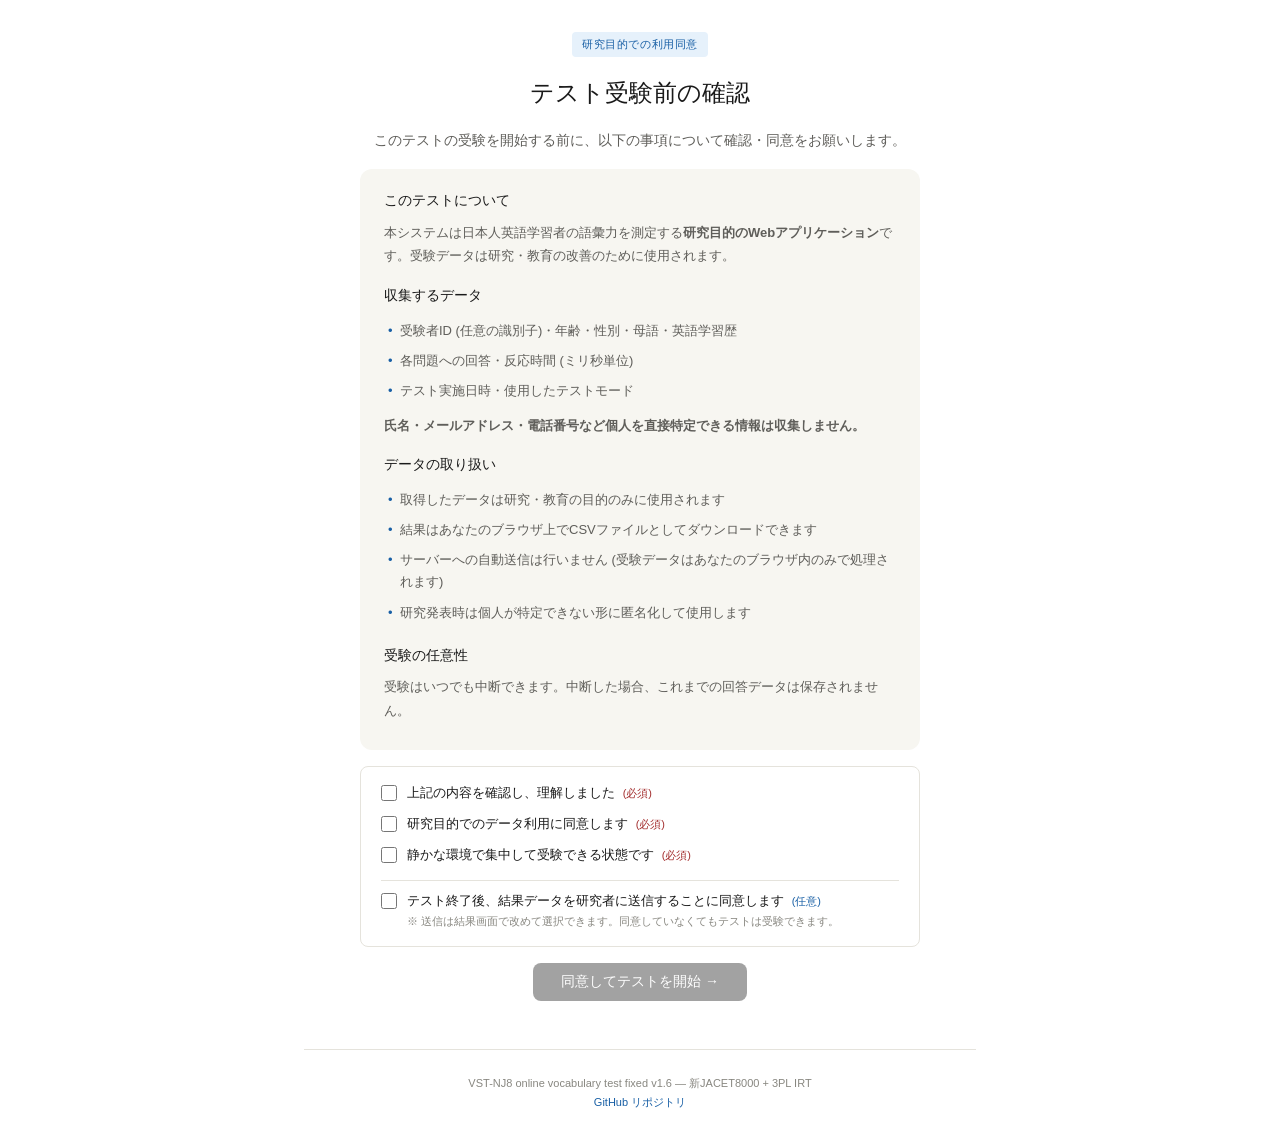
<file: index.html>
<!DOCTYPE html>
<html lang="ja">
<head>
<meta charset="UTF-8">
<meta name="viewport" content="width=device-width, initial-scale=1.0">
<title>VST-NJ8 online vocabulary test fixed</title>
<link rel="stylesheet" href="./src/css/main.css">
</head>
<body>

<div class="container">

<section id="s-consent" class="screen active">
  <span class="title-badge">研究目的での利用同意</span>
  <h1>テスト受験前の確認</h1>
  <p class="sub">このテストの受験を開始する前に、以下の事項について確認・同意をお願いします。</p>

  <div class="instruction-card">
    <h3 class="inst-section-title">このテストについて</h3>
    <p class="inst-text">本システムは日本人英語学習者の語彙力を測定する<b>研究目的のWebアプリケーション</b>です。受験データは研究・教育の改善のために使用されます。</p>

    <h3 class="inst-section-title">収集するデータ</h3>
    <ul class="inst-list">
      <li>受験者ID (任意の識別子)・年齢・性別・母語・英語学習歴</li>
      <li>各問題への回答・反応時間 (ミリ秒単位)</li>
      <li>テスト実施日時・使用したテストモード</li>
    </ul>
    <p class="inst-text" style="margin-top:8px"><b>氏名・メールアドレス・電話番号など個人を直接特定できる情報は収集しません。</b></p>

    <h3 class="inst-section-title">データの取り扱い</h3>
    <ul class="inst-list">
      <li>取得したデータは研究・教育の目的のみに使用されます</li>
      <li>結果はあなたのブラウザ上でCSVファイルとしてダウンロードできます</li>
      <li>サーバーへの自動送信は行いません (受験データはあなたのブラウザ内のみで処理されます)</li>
      <li>研究発表時は個人が特定できない形に匿名化して使用します</li>
    </ul>

    <h3 class="inst-section-title">受験の任意性</h3>
    <p class="inst-text">受験はいつでも中断できます。中断した場合、これまでの回答データは保存されません。</p>
  </div>

  <div class="consent-checks">
    <label class="consent-row required">
      <input type="checkbox" id="consent-1" onchange="checkConsentForm()">
      <span>上記の内容を確認し、理解しました <em>(必須)</em></span>
    </label>
    <label class="consent-row required">
      <input type="checkbox" id="consent-2" onchange="checkConsentForm()">
      <span>研究目的でのデータ利用に同意します <em>(必須)</em></span>
    </label>
    <label class="consent-row required">
      <input type="checkbox" id="consent-3" onchange="checkConsentForm()">
      <span>静かな環境で集中して受験できる状態です <em>(必須)</em></span>
    </label>
    <label class="consent-row optional">
      <input type="checkbox" id="consent-share">
      <span>テスト終了後、結果データを研究者に送信することに同意します <em>(任意)</em><br><span class="consent-detail">※ 送信は結果画面で改めて選択できます。同意していなくてもテストは受験できます。</span></span>
    </label>
  </div>

  <button class="btn" id="consent-btn" onclick="submitConsent()" disabled>同意してテストを開始 →</button>
</section>

<section id="s-info" class="screen">
  <span class="title-badge">受験者情報</span>
  <h2>基本情報を入力してください</h2>
  <p class="sub">必須項目を入力してください。任意項目は研究にご協力いただける方のみご記入ください。</p>

  <div class="info-section">
    <h3 class="info-section-title">基本情報 <span class="req-label">必須</span></h3>
    <div class="form-grid">
      <div class="form-row full">
        <label class="form-label" for="f-id">受験者ID <span class="req">*</span></label>
        <input type="text" id="f-id" placeholder="例: P001" oninput="checkInfoForm()">
        <div id="id-warning" style="display:none; font-size:11px; color:var(--color-danger); padding:6px 8px; background:var(--color-danger-bg); border-radius:6px; margin-top:4px"></div>
      </div>
      <div class="form-row">
        <label class="form-label" for="f-age">年齢</label>
        <input type="text" id="f-age" placeholder="例: 20">
      </div>
      <div class="form-row">
        <label class="form-label" for="f-gender">性別</label>
        <select id="f-gender">
          <option value="">選択してください</option>
          <option value="female">女性</option>
          <option value="male">男性</option>
          <option value="other">その他</option>
          <option value="na">回答しない</option>
        </select>
      </div>
      <div class="form-row">
        <label class="form-label" for="f-l1">母語</label>
        <select id="f-l1">
          <option value="japanese">日本語</option>
          <option value="chinese">中国語</option>
          <option value="korean">韓国語</option>
          <option value="other">その他</option>
        </select>
      </div>
      <div class="form-row">
        <label class="form-label" for="f-years">英語学習歴 (年)</label>
        <input type="text" id="f-years" placeholder="例: 10">
      </div>
    </div>
  </div>

  <div class="info-section">
    <h3 class="info-section-title clickable" onclick="toggleSection('info-section-2')">
      <span id="info-section-2-arrow">▶</span> 学習・研究文脈情報 <span class="opt-label">任意</span>
    </h3>
    <div class="form-grid" id="info-section-2" style="display:none">
      <div class="form-row">
        <label class="form-label" for="f-institution">所属機関区分</label>
        <select id="f-institution">
          <option value="">選択してください</option>
          <option value="national_teacher">国立教員養成大学</option>
          <option value="national_general">国立総合大学</option>
          <option value="public">公立大学</option>
          <option value="private">私立大学</option>
          <option value="graduate">大学院</option>
          <option value="high_school">高校</option>
          <option value="junior_high">中学校</option>
          <option value="other">その他</option>
        </select>
      </div>
      <div class="form-row">
        <label class="form-label" for="f-major">専攻</label>
        <select id="f-major">
          <option value="">選択してください</option>
          <option value="english">英語教育</option>
          <option value="japanese">日本語・国語教育</option>
          <option value="science">科学・理科</option>
          <option value="social_studies">社会科</option>
          <option value="math">数学</option>
          <option value="special_needs">特別支援教育</option>
          <option value="school_nursing">養護教諭</option>
          <option value="home_economics">家庭科</option>
          <option value="school_education">学校教育</option>
          <option value="other">その他</option>
        </select>
      </div>
      <div class="form-row">
        <label class="form-label" for="f-grade">学年</label>
        <select id="f-grade">
          <option value="">選択してください</option>
          <option value="undergrad_1">学部1年</option>
          <option value="undergrad_2">学部2年</option>
          <option value="undergrad_3">学部3年</option>
          <option value="undergrad_4">学部4年</option>
          <option value="master">修士課程</option>
          <option value="doctor">博士課程</option>
          <option value="high_1">高校1年</option>
          <option value="high_2">高校2年</option>
          <option value="high_3">高校3年</option>
          <option value="other">その他</option>
        </select>
      </div>
      <div class="form-row">
        <label class="form-label" for="f-english-start">英語学習開始年齢</label>
        <input type="text" id="f-english-start" placeholder="例: 7">
      </div>
      <div class="form-row full">
        <label class="form-label" for="f-overseas">海外滞在経験 (英語圏)</label>
        <select id="f-overseas">
          <option value="">選択してください</option>
          <option value="none">なし</option>
          <option value="under_1month">1ヶ月未満</option>
          <option value="1_6months">1〜6ヶ月</option>
          <option value="6months_1year">6ヶ月〜1年</option>
          <option value="over_1year">1年以上</option>
        </select>
      </div>
      <div class="form-row">
        <label class="form-label" for="f-cert-type">最近取得した英語資格</label>
        <select id="f-cert-type">
          <option value="">選択してください</option>
          <option value="none">なし</option>
          <option value="eiken">英検</option>
          <option value="toeic_lr">TOEIC L&R</option>
          <option value="toeic_sw">TOEIC S&W</option>
          <option value="toefl_ibt">TOEFL iBT</option>
          <option value="toefl_itp">TOEFL ITP</option>
          <option value="ielts">IELTS</option>
          <option value="other">その他</option>
        </select>
      </div>
      <div class="form-row">
        <label class="form-label" for="f-cert-score">スコア・級</label>
        <input type="text" id="f-cert-score" placeholder="例: 750 / 準1級">
      </div>
      <div class="form-row full">
        <label class="form-label" for="f-cert-date">資格取得時期 (年月)</label>
        <input type="text" id="f-cert-date" placeholder="例: 2024-06">
      </div>
      <div class="form-row full">
        <label class="form-label" for="f-english-use">日常的な英語使用頻度</label>
        <select id="f-english-use">
          <option value="">選択してください</option>
          <option value="daily">ほぼ毎日</option>
          <option value="weekly">週に数回</option>
          <option value="monthly">月に数回</option>
          <option value="rarely">ほとんどない</option>
          <option value="study_only">勉強のみ</option>
        </select>
      </div>
    </div>
  </div>

  <div class="info-section">
    <h3 class="info-section-title clickable" onclick="toggleSection('info-section-3')">
      <span id="info-section-3-arrow">▶</span> 受験環境情報 <span class="opt-label">任意</span>
    </h3>
    <div class="form-grid" id="info-section-3" style="display:none">
      <div class="form-row">
        <label class="form-label" for="f-handedness">利き手</label>
        <select id="f-handedness">
          <option value="">選択してください</option>
          <option value="right">右利き</option>
          <option value="left">左利き</option>
          <option value="both">両利き</option>
        </select>
      </div>
      <div class="form-row">
        <label class="form-label" for="f-condition">受験時の体調</label>
        <select id="f-condition">
          <option value="">選択してください</option>
          <option value="excellent">非常に良い</option>
          <option value="good">良い</option>
          <option value="moderate">普通</option>
          <option value="poor">あまり良くない</option>
          <option value="bad">悪い</option>
        </select>
      </div>
      <div class="form-row">
        <label class="form-label" for="f-device">受験デバイス</label>
        <select id="f-device">
          <option value="">選択してください</option>
          <option value="pc_desktop">デスクトップPC</option>
          <option value="pc_laptop">ノートPC</option>
          <option value="tablet">タブレット</option>
          <option value="smartphone">スマートフォン</option>
          <option value="other">その他</option>
        </select>
      </div>
      <div class="form-row">
        <label class="form-label" for="f-environment">受験環境</label>
        <select id="f-environment">
          <option value="">選択してください</option>
          <option value="quiet_room">静かな個室</option>
          <option value="home">自宅</option>
          <option value="library">図書館</option>
          <option value="classroom">教室</option>
          <option value="cafe">カフェ・公共空間</option>
          <option value="other">その他</option>
        </select>
      </div>
    </div>
  </div>

<button class="btn" id="info-btn" onclick="submitInfo()" disabled>次へ →</button>
</section>







<section id="s-vst-instructions" class="screen">
  <span class="title-badge">NeoVST-NJ8 テストの説明</span>
  <h2>語彙サイズテストについて</h2>

  <div class="instruction-card">
    <h3 class="inst-section-title">テスト内容</h3>
    <p class="inst-text">日本語の意味が画面に表示されます。<b>その意味に対応する英単語を、表示される4つの選択肢から選んでください</b>。</p>

    <h3 class="inst-section-title">出題範囲</h3>
  <p class="inst-text">新JACET8000の各頻度レベル (1,000語ごと) から 20 問ずつ、<b>計 8 レベル × 20 問 = 160 問</b>を出題します。やさしい単語から難しい単語まで幅広く含まれ、3PL IRTモデルにより精密に語彙サイズを推定します。</p>

    <h3 class="inst-section-title">大切なポイント</h3>
    <ul class="inst-list">
      <li>このテストは <b>解答時間を評価しません</b>。じっくり考えて答えてください</li>
      <li>分からない単語があっても問題ありません。<b>4つの中から最も近いと思うものを選んでください</b></li>
      <li>すべての問題に必ず回答してください (スキップ機能はありません)</li>
      <li>選択肢はランダムに並び替えられるので、毎問よく見て選んでください</li>
    </ul>

    <h3 class="inst-section-title">所要時間</h3>
    <p class="inst-text">約 7 分です。途中で休憩はできないので、まとまった時間を確保してから開始してください。</p>
  </div>

  <button class="btn" onclick="startVst()">準備ができたら開始 →</button>
</section>

<section id="s-vst" class="screen">
  <div style="display:flex;align-items:center;gap:8px">
    <span class="phase-label">NeoVST-NJ8</span>
  </div>
  <div class="progress-wrap">
    <div class="progress-bar"><div class="progress-fill" id="vst-prog-fill" style="width:0%"></div></div>
    <span class="progress-label" id="vst-prog-label">0 / 160</span>
  </div>
  <p class="vst-prompt">この日本語の意味の英単語は?</p>
  <div class="vst-meaning" id="vst-meaning">—</div>
  <p class="vst-pos-lbl" id="vst-pos">noun</p>
  <div class="vst-options" id="vst-options"></div>
</section>

<section id="s-result" class="screen">
  <span class="title-badge">テスト結果</span>
  <h2>受験お疲れ様でした</h2>

  <div id="result-vst-section" class="screen" style="width:100%;align-items:center;gap:16px">
    <h3>NeoVST-NJ8 — 語彙サイズ</h3>
    <div class="stat-grid">
      <div class="stat-card"><div class="stat-val" id="r-vocab">—</div><div class="stat-lbl">推定語彙サイズ</div><div class="stat-sub">3PL IRT モデル</div></div>
      <div class="stat-card"><div class="stat-val" id="r-theta">—</div><div class="stat-lbl">IRT θ</div><div class="stat-sub" id="r-se">SE: —</div></div>
      <div class="stat-card"><div class="stat-val" id="r-vst-acc">—</div><div class="stat-lbl">正答率</div><div class="stat-sub" id="r-raw">— / —</div></div>
      <div class="stat-card"><div class="stat-val">8</div><div class="stat-lbl">頻度レベル</div><div class="stat-sub">JACET 8000</div></div>
    </div>
    <div class="conversion-card">
      <div class="conversion-title">あなたの英語レベル目安</div>
      <div class="conversion-badges">
        <div class="conv-badge cefr">
          <div class="conv-badge-val" id="badge-cefr">—</div>
          <div class="conv-badge-lbl" id="badge-cefr-desc">CEFR レベル</div>
        </div>
        <div class="conv-badge eiken">
          <div class="conv-badge-val" id="badge-eiken">—</div>
          <div class="conv-badge-lbl">英検 換算目安</div>
        </div>
        <div class="conv-badge toeic">
          <div class="conv-badge-val" id="badge-toeic">—</div>
          <div class="conv-badge-lbl">TOEIC 目安</div>
        </div>
      </div>
      <div class="conversion-note">※ 換算は語彙サイズに基づく目安であり、正式なスコアではありません。</div>
    </div>
    <div class="exclude-card">
      <div class="exclude-title">レベル別 推定語彙数</div>
      <div id="level-bars"></div>
    </div>
  </div>

  <div class="eval-card">
    <div class="eval-title">あなたへのメッセージ</div>
    <p class="eval-msg" id="r-message">—</p>
  </div>

  <div class="export-card">
    <div class="export-title">📥 データエクスポート</div>
    <div class="export-btn-row">
      <button class="btn-csv" id="exp-vst" onclick="exportVstTrials()">VST 試行データ</button>
      <button class="btn-csv" onclick="exportSummary()">集計サマリー</button>
    </div>
  </div>
<div class="export-card share-card">
    <div class="export-title">📧 研究者にデータを送信 (任意)</div>
    <p class="share-desc">研究にご協力いただける場合、テスト結果を以下の研究者に送信できます。</p>
    <div class="researcher-info">
      <div class="researcher-row"><span class="researcher-lbl">送信先:</span> <span id="researcher-name-display">—</span></div>
      <div class="researcher-row"><span class="researcher-lbl">メール:</span> <span id="researcher-email-display">—</span></div>
    </div>
    <div class="share-btn-row">
      <button class="btn-share btn-share-mail" onclick="sendDataByEmail()">
        📨 メールで送信
        <span class="share-note">CSVをダウンロード後、メールアプリが起動します</span>
      </button>
      <button class="btn-share btn-share-app supports-web-share-only" onclick="shareDataViaApps()">
        🔗 他のアプリで共有
        <span class="share-note">LINE・Gmail・AirDrop などで送信</span>
      </button>
    </div>
    <p class="share-note-bottom">※ 送信は完全に任意です。データ送信の同意確認は受験前に行いました。</p>
  </div>
  <button class="btn-outline" onclick="restart()">最初の画面に戻る</button>
</section>

<footer>
  <p>VST-NJ8 online vocabulary test fixed v1.6 — 新JACET8000 + 3PL IRT</p>
  <p><a href="https://github.com/Ando-Hiro-rs/NeoCELP-VST-NJ8">GitHub リポジトリ</a></p>
</footer>

</div>

<div id="toast" class="toast">保存しました</div>

<script type="module" src="./src/js/app.js"></script>
</body>
</html>
</file>
<file: src/css/main.css>
:root {
  --color-bg: #ffffff;
  --color-bg-secondary: #f7f6f1;
  --color-text: #1a1a1a;
  --color-text-secondary: #5f5e5a;
  --color-text-tertiary: #888780;
  --color-border: #e5e3dc;
  --color-border-secondary: #c8c5b9;
  --color-info: #185fa5;
  --color-info-bg: #e6f1fb;
  --color-success: #0f6e56;
  --color-success-bg: #e1f5ee;
  --color-danger: #a32d2d;
  --color-danger-bg: #fcebeb;
  --color-warning-bg: #faeeda;
  --color-warning: #854f0b;
  --radius-sm: 6px;
  --radius-md: 8px;
  --radius-lg: 12px;
}

@media (prefers-color-scheme: dark) {
  :root {
    --color-bg: #1a1a1a;
    --color-bg-secondary: #2c2c2a;
    --color-text: #f1efe8;
    --color-text-secondary: #b4b2a9;
    --color-text-tertiary: #888780;
    --color-border: #444441;
    --color-border-secondary: #5f5e5a;
  }
}

* { box-sizing: border-box; margin: 0; padding: 0; }

body {
  font-family: -apple-system, BlinkMacSystemFont, "Segoe UI", "Hiragino Sans",
               "Yu Gothic UI", "Meiryo", sans-serif;
  background: var(--color-bg);
  color: var(--color-text);
  line-height: 1.7;
  min-height: 100vh;
}

.container {
  max-width: 720px;
  margin: 0 auto;
  padding: 2rem 1.5rem;
}

.screen { display: none; }
.screen.active { display: flex; flex-direction: column; align-items: center; gap: 16px; }

h1 { font-size: 24px; font-weight: 500; }
h2 { font-size: 18px; font-weight: 500; }
h3 { font-size: 16px; font-weight: 500; }

.title-badge {
  display: inline-block;
  font-size: 11px;
  font-weight: 500;
  background: var(--color-info-bg);
  color: var(--color-info);
  padding: 3px 10px;
  border-radius: 4px;
  letter-spacing: 0.05em;
}

.sub {
  font-size: 14px;
  color: var(--color-text-secondary);
  text-align: center;
  max-width: 540px;
}

.mode-grid {
  display: grid;
  grid-template-columns: repeat(auto-fit, minmax(200px, 1fr));
  gap: 12px;
  width: 100%;
}

.mode-card {
  background: var(--color-bg);
  border: 0.5px solid var(--color-border);
  border-radius: var(--radius-lg);
  padding: 1.25rem;
  text-align: left;
  cursor: pointer;
  transition: all 0.15s;
}

.mode-card:hover {
  border-color: var(--color-border-secondary);
  background: var(--color-bg-secondary);
}

.mode-card.recommended {
  border: 2px solid var(--color-info);
  position: relative;
}

.mode-badge {
  position: absolute;
  top: -10px;
  left: 16px;
  background: var(--color-info);
  color: white;
  font-size: 10px;
  padding: 3px 10px;
  border-radius: 4px;
  font-weight: 500;
}

.mode-icon {
  font-size: 24px;
  color: var(--color-info);
  margin-bottom: 8px;
}

.mode-title {
  font-size: 15px;
  font-weight: 500;
  margin-bottom: 4px;
}

.mode-desc {
  font-size: 12px;
  color: var(--color-text-secondary);
  margin-bottom: 12px;
}

.mode-meta {
  font-size: 11px;
  color: var(--color-text-tertiary);
  display: flex;
  flex-direction: column;
  gap: 3px;
}

.btn {
  background: var(--color-text);
  color: var(--color-bg);
  border: none;
  border-radius: var(--radius-md);
  padding: 10px 28px;
  font-size: 14px;
  font-weight: 500;
  cursor: pointer;
  font-family: inherit;
}

.btn:hover { opacity: 0.85; }
.btn:disabled { opacity: 0.4; cursor: not-allowed; }

.btn-outline {
  background: transparent;
  border: 0.5px solid var(--color-border-secondary);
  color: var(--color-text);
  padding: 9px 22px;
  border-radius: var(--radius-md);
  font-size: 13px;
  cursor: pointer;
  font-family: inherit;
}

.btn-outline:hover { background: var(--color-bg-secondary); }

.form-grid {
  display: grid;
  grid-template-columns: repeat(2, 1fr);
  gap: 12px;
  width: 100%;
  max-width: 480px;
}

.form-row { display: flex; flex-direction: column; gap: 4px; }
.form-row.full { grid-column: span 2; }

.form-label {
  font-size: 12px;
  color: var(--color-text-secondary);
  font-weight: 500;
}

.form-label .req { color: var(--color-danger); margin-left: 2px; }

input[type=text], select {
  width: 100%;
  font-family: inherit;
  font-size: 14px;
  padding: 8px 12px;
  border: 0.5px solid var(--color-border-secondary);
  border-radius: var(--radius-md);
  background: var(--color-bg);
  color: var(--color-text);
}

input[type=text]:focus, select:focus {
  outline: none;
  border-color: var(--color-info);
}

.level-grid {
  display: grid;
  grid-template-columns: repeat(2, 1fr);
  gap: 8px;
  width: 100%;
  max-width: 480px;
}

.level-opt {
  background: var(--color-bg);
  border: 0.5px solid var(--color-border);
  border-radius: var(--radius-md);
  padding: 12px 14px;
  cursor: pointer;
  text-align: left;
  font-family: inherit;
  color: var(--color-text);
}

.level-opt:hover {
  background: var(--color-bg-secondary);
  border-color: var(--color-border-secondary);
}

.level-opt.selected {
  border: 2px solid var(--color-info);
  background: var(--color-info-bg);
}

.level-opt-title { font-size: 13px; font-weight: 500; }
.level-opt-sub { font-size: 11px; color: var(--color-text-secondary); margin-top: 2px; }

.progress-wrap {
  width: 100%;
  max-width: 480px;
  display: flex;
  align-items: center;
  gap: 10px;
}

.progress-bar {
  flex: 1;
  height: 4px;
  background: var(--color-border);
  border-radius: 2px;
  overflow: hidden;
}

.progress-fill {
  height: 100%;
  background: var(--color-info);
  border-radius: 2px;
  transition: width 0.3s;
}

.progress-label {
  font-size: 11px;
  color: var(--color-text-tertiary);
  min-width: 60px;
  text-align: right;
}

.phase-label {
  font-size: 11px;
  font-weight: 500;
  color: var(--color-text-tertiary);
  letter-spacing: 0.07em;
  text-transform: uppercase;
}

.fixation {
  font-size: 36px;
  color: var(--color-text-tertiary);
  height: 64px;
  display: flex;
  align-items: center;
  justify-content: center;
  min-width: 380px;
}

.prime-word {
  font-size: 28px;
  color: var(--color-text-secondary);
  height: 64px;
  display: flex;
  align-items: center;
  justify-content: center;
  min-width: 380px;
}

.target-word {
  font-size: 34px;
  color: var(--color-text);
  height: 76px;
  display: flex;
  align-items: center;
  justify-content: center;
  min-width: 380px;
  border: 0.5px solid var(--color-border);
  border-radius: var(--radius-lg);
  background: var(--color-bg);
  padding: 0 2rem;
}

.blank-area { height: 64px; min-width: 380px; }

.big-btn-row {
  display: flex;
  gap: 14px;
  width: 100%;
  max-width: 460px;
}

.big-btn {
  flex: 1;
  border-radius: var(--radius-lg);
  padding: 18px 0;
  font-size: 15px;
  font-weight: 500;
  cursor: pointer;
  border: none;
  display: flex;
  flex-direction: column;
  align-items: center;
  gap: 4px;
  font-family: inherit;
}

.big-yes {
  background: var(--color-success-bg);
  color: var(--color-success);
  border: 0.5px solid var(--color-success);
}

.big-no {
  background: var(--color-danger-bg);
  color: var(--color-danger);
  border: 0.5px solid var(--color-danger);
}

.big-btn:hover { opacity: 0.85; }
.kbd-hint { font-size: 10px; opacity: 0.7; font-weight: 400; }

.feedback-msg { font-size: 13px; min-height: 18px; }
.fb-correct { color: var(--color-success); }
.fb-wrong { color: var(--color-danger); }

.vst-prompt {
  font-size: 14px;
  color: var(--color-text-secondary);
}

.vst-meaning {
  font-size: 36px;
  font-weight: 500;
  padding: 16px 32px;
  background: var(--color-bg-secondary);
  border-radius: var(--radius-lg);
}

.vst-pos-lbl {
  font-size: 11px;
  color: var(--color-text-tertiary);
}

.vst-options {
  display: grid;
  grid-template-columns: repeat(2, 1fr);
  gap: 10px;
  width: 100%;
  max-width: 480px;
}

.vst-opt {
  background: var(--color-bg);
  border: 0.5px solid var(--color-border);
  border-radius: var(--radius-md);
  padding: 16px;
  font-size: 16px;
  cursor: pointer;
  font-family: inherit;
  color: var(--color-text);
}

.vst-opt:hover {
  background: var(--color-bg-secondary);
  border-color: var(--color-border-secondary);
}

.stat-grid {
  display: grid;
  grid-template-columns: repeat(2, 1fr);
  gap: 10px;
  width: 100%;
  max-width: 480px;
}

.stat-card {
  background: var(--color-bg-secondary);
  border-radius: var(--radius-md);
  padding: 1rem;
}

.stat-val {
  font-size: 24px;
  font-weight: 500;
}

.stat-lbl {
  font-size: 11px;
  color: var(--color-text-secondary);
  margin-top: 2px;
}

.stat-sub {
  font-size: 10px;
  color: var(--color-text-tertiary);
  margin-top: 2px;
}

.eval-card {
  background: var(--color-success-bg);
  border: 0.5px solid var(--color-success);
  border-radius: var(--radius-lg);
  padding: 1rem 1.25rem;
  width: 100%;
  max-width: 480px;
}

.eval-title {
  font-size: 13px;
  font-weight: 500;
  color: var(--color-success);
  margin-bottom: 4px;
}

.eval-msg {
  font-size: 13px;
  color: var(--color-success);
}

.export-card {
  background: var(--color-bg);
  border: 0.5px solid var(--color-border);
  border-radius: var(--radius-lg);
  padding: 1rem 1.25rem;
  width: 100%;
  max-width: 480px;
}

.export-title {
  font-size: 13px;
  font-weight: 500;
  margin-bottom: 8px;
}

.export-btn-row {
  display: flex;
  gap: 8px;
  flex-wrap: wrap;
}

.btn-csv {
  background: var(--color-info-bg);
  color: var(--color-info);
  border: 0.5px solid var(--color-info);
  border-radius: var(--radius-md);
  padding: 9px 16px;
  font-size: 12px;
  font-weight: 500;
  cursor: pointer;
  font-family: inherit;
}

.btn-csv:hover { opacity: 0.85; }

.exclude-card {
  background: var(--color-bg-secondary);
  border-radius: var(--radius-md);
  padding: 0.875rem 1rem;
  width: 100%;
  max-width: 480px;
  font-size: 12px;
}

.exclude-title {
  font-size: 12px;
  font-weight: 500;
  margin-bottom: 6px;
}

.exclude-row {
  display: flex;
  justify-content: space-between;
  padding: 3px 0;
  color: var(--color-text-secondary);
}

.exclude-row.total {
  border-top: 0.5px solid var(--color-border);
  margin-top: 4px;
  padding-top: 6px;
  font-weight: 500;
  color: var(--color-text);
}

.level-bar-row {
  display: flex;
  align-items: center;
  gap: 10px;
  font-size: 12px;
  padding: 4px 0;
}

.level-bar-name { min-width: 36px; color: var(--color-text-secondary); }

.level-bar-track {
  flex: 1;
  height: 8px;
  background: var(--color-border);
  border-radius: 4px;
  overflow: hidden;
}

.level-bar-fill {
  height: 100%;
  background: var(--color-info);
  border-radius: 4px;
}

.level-bar-val {
  min-width: 80px;
  color: var(--color-text-tertiary);
  text-align: right;
  font-size: 11px;
}

.toast {
  position: fixed;
  bottom: 20px;
  left: 50%;
  transform: translateX(-50%);
  background: var(--color-text);
  color: var(--color-bg);
  padding: 10px 20px;
  border-radius: var(--radius-md);
  font-size: 13px;
  opacity: 0;
  transition: opacity 0.3s;
  pointer-events: none;
  z-index: 100;
}

.toast.show { opacity: 1; }

footer {
  text-align: center;
  font-size: 11px;
  color: var(--color-text-tertiary);
  margin-top: 3rem;
  padding-top: 1.5rem;
  border-top: 0.5px solid var(--color-border);
}

footer a { color: var(--color-info); text-decoration: none; }
footer a:hover { text-decoration: underline; }
.instruction-card {
  background: var(--color-bg-secondary);
  border-radius: var(--radius-lg);
  padding: 1.25rem 1.5rem;
  width: 100%;
  max-width: 560px;
  text-align: left;
}

.inst-section-title {
  font-size: 14px;
  font-weight: 500;
  color: var(--color-text);
  margin-top: 1rem;
  margin-bottom: 0.5rem;
}

.inst-section-title:first-child {
  margin-top: 0;
}

.inst-text {
  font-size: 13px;
  color: var(--color-text-secondary);
  line-height: 1.8;
  margin-bottom: 0.5rem;
}

.inst-list {
  list-style: none;
  padding: 0;
  margin: 0;
}

.inst-list li {
  font-size: 13px;
  color: var(--color-text-secondary);
  padding: 4px 0;
  padding-left: 16px;
  position: relative;
  line-height: 1.7;
}

.inst-list li::before {
  content: "•";
  position: absolute;
  left: 4px;
  color: var(--color-info);
  font-weight: 500;
}

.inst-key {
  display: inline-block;
  font-family: monospace;
  font-size: 12px;
  background: var(--color-bg);
  border: 0.5px solid var(--color-border-secondary);
  border-radius: 4px;
  padding: 2px 8px;
  margin: 0 2px;
}
.consent-checks {
  display: flex;
  flex-direction: column;
  gap: 10px;
  width: 100%;
  max-width: 560px;
  background: var(--color-bg);
  border: 0.5px solid var(--color-border);
  border-radius: var(--radius-md);
  padding: 1rem 1.25rem;
}

.consent-row {
  display: flex;
  align-items: flex-start;
  gap: 10px;
  cursor: pointer;
  font-size: 13px;
  color: var(--color-text);
  line-height: 1.6;
}

.consent-row input[type="checkbox"] {
  width: 16px;
  height: 16px;
  margin-top: 2px;
  flex-shrink: 0;
  cursor: pointer;
}

.consent-row span {
  flex: 1;
}
.proficiency-card {
  width: 100%;
  max-width: 480px;
  border-radius: var(--radius-lg);
  padding: 1.25rem 1.5rem;
  text-align: center;
  border: 0.5px solid;
}

.proficiency-card.tier-top {
  background: linear-gradient(135deg, #e1f5ee 0%, #fdf3df 100%);
  border-color: var(--color-success);
}

.proficiency-card.tier-high {
  background: var(--color-success-bg);
  border-color: var(--color-success);
}

.proficiency-card.tier-mid {
  background: var(--color-info-bg);
  border-color: var(--color-info);
}

.proficiency-card.tier-low {
  background: var(--color-warning-bg);
  border-color: var(--color-warning);
}

.proficiency-card.tier-beginner {
  background: var(--color-bg-secondary);
  border-color: var(--color-border-secondary);
}

.prof-label {
  font-size: 11px;
  font-weight: 500;
  letter-spacing: 0.07em;
  text-transform: uppercase;
  opacity: 0.7;
  margin-bottom: 4px;
}

.prof-zone {
  font-size: 22px;
  font-weight: 500;
  margin-bottom: 4px;
}

.prof-desc {
  font-size: 12px;
  line-height: 1.6;
  opacity: 0.9;
}

.conversion-card {
  width: 100%;
  max-width: 480px;
  background: var(--color-bg-secondary);
  border-radius: var(--radius-lg);
  padding: 1rem 1.25rem;
}

.conversion-title {
  font-size: 12px;
  font-weight: 500;
  color: var(--color-text-secondary);
  text-align: center;
  margin-bottom: 10px;
  letter-spacing: 0.05em;
}

.conversion-badges {
  display: grid;
  grid-template-columns: repeat(3, 1fr);
  gap: 8px;
}

.conv-badge {
  background: var(--color-bg);
  border: 0.5px solid var(--color-border);
  border-radius: var(--radius-md);
  padding: 10px 6px;
  text-align: center;
}

.conv-badge.cefr {
  background: var(--color-info-bg);
  border-color: var(--color-info);
}

.conv-badge.eiken {
  background: var(--color-success-bg);
  border-color: var(--color-success);
}

.conv-badge.toeic {
  background: var(--color-warning-bg);
  border-color: var(--color-warning);
}

.conv-badge-val {
  font-size: 16px;
  font-weight: 500;
  margin-bottom: 2px;
}

.conv-badge.cefr .conv-badge-val { color: var(--color-info); }
.conv-badge.eiken .conv-badge-val { color: var(--color-success); }
.conv-badge.toeic .conv-badge-val { color: var(--color-warning); }

.conv-badge-lbl {
  font-size: 10px;
  color: var(--color-text-secondary);
  line-height: 1.3;
}

.conversion-note {
  font-size: 10px;
  color: var(--color-text-tertiary);
  text-align: center;
  margin-top: 10px;
  line-height: 1.4;
}

/* タッチデバイスではキーボードヒントを非表示 */
.is-touch-device .kbd-hint {
  display: none;
}

.is-touch-device .inst-key {
  display: none;
}

/* モバイル対応 */
@media (max-width: 600px) {
  .container {
    padding: 1rem 1rem;
  }

  h1 { font-size: 20px; }
  h2 { font-size: 16px; }

  .sub { font-size: 13px; }

  .mode-grid {
    grid-template-columns: 1fr;
  }

  .mode-card {
    padding: 1rem;
  }

  .form-grid {
    grid-template-columns: 1fr;
  }

  .form-row.full {
    grid-column: span 1;
  }

  .level-grid {
    grid-template-columns: 1fr;
  }

  .fixation,
  .prime-word,
  .target-word,
  .blank-area {
    min-width: 260px;
    width: 100%;
  }

  .target-word {
    font-size: 28px;
    height: 70px;
    padding: 0 1rem;
  }

  .prime-word {
    font-size: 24px;
  }

  .big-btn-row {
    gap: 10px;
  }

  .big-btn {
    padding: 16px 0;
    font-size: 14px;
    min-height: 64px;
  }

  .vst-meaning {
    font-size: 26px;
    padding: 12px 16px;
  }

  .vst-options {
    grid-template-columns: 1fr;
    gap: 8px;
  }

  .vst-opt {
    padding: 14px;
    font-size: 15px;
    min-height: 52px;
  }

  .stat-grid {
    grid-template-columns: 1fr 1fr;
    gap: 8px;
  }

  .stat-card {
    padding: 0.75rem 0.875rem;
  }

  .stat-val {
    font-size: 20px;
  }

  .conversion-badges {
    grid-template-columns: 1fr;
    gap: 6px;
  }

  .conv-badge {
    padding: 8px;
  }

  .instruction-card {
    padding: 1rem 1.125rem;
  }

  .inst-text {
    font-size: 12px;
  }

  .inst-list li {
    font-size: 12px;
  }

  .export-btn-row {
    flex-direction: column;
  }

  .btn-csv {
    width: 100%;
    padding: 12px 16px;
  }

  .consent-checks {
    padding: 0.875rem 1rem;
  }

  .consent-row {
    font-size: 12px;
  }

  .level-bar-row {
    font-size: 11px;
  }

  .level-bar-val {
    min-width: 65px;
    font-size: 10px;
  }
}

/* タブレット対応 */
@media (min-width: 601px) and (max-width: 900px) {
  .mode-grid {
    grid-template-columns: repeat(2, 1fr);
  }

  .vst-options {
    grid-template-columns: repeat(2, 1fr);
  }
}

/* タッチデバイス全般 */
.is-touch-device .big-btn {
  min-height: 64px;
  -webkit-tap-highlight-color: transparent;
}

.is-touch-device .vst-opt {
  min-height: 52px;
  -webkit-tap-highlight-color: transparent;
}

.is-touch-device .btn,
.is-touch-device .btn-outline,
.is-touch-device .btn-csv {
  min-height: 44px;
  -webkit-tap-highlight-color: transparent;
}
.consent-row em {
  font-style: normal;
  font-size: 11px;
  color: var(--color-text-tertiary);
  margin-left: 4px;
}

.consent-row.required em {
  color: var(--color-danger);
}

.consent-row.optional {
  border-top: 0.5px solid var(--color-border);
  padding-top: 10px;
  margin-top: 4px;
}

.consent-row.optional em {
  color: var(--color-info);
}

.consent-detail {
  display: block;
  font-size: 11px;
  color: var(--color-text-tertiary);
  margin-top: 2px;
  line-height: 1.5;
}

.share-card {
  background: var(--color-info-bg);
  border: 0.5px solid var(--color-info);
}

.share-card .export-title {
  color: var(--color-info);
}

.share-desc {
  font-size: 12px;
  color: var(--color-text-secondary);
  margin-bottom: 10px;
  line-height: 1.6;
}

.researcher-info {
  background: var(--color-bg);
  border-radius: var(--radius-md);
  padding: 10px 12px;
  margin-bottom: 12px;
  font-size: 12px;
  border: 0.5px solid var(--color-border);
}

.researcher-row {
  display: flex;
  gap: 8px;
  padding: 2px 0;
  color: var(--color-text);
}

.researcher-lbl {
  font-weight: 500;
  min-width: 60px;
  color: var(--color-text-secondary);
}

.share-btn-row {
  display: flex;
  flex-direction: column;
  gap: 8px;
  margin-bottom: 10px;
}

.btn-share {
  background: var(--color-bg);
  border: 0.5px solid var(--color-info);
  border-radius: var(--radius-md);
  padding: 12px 16px;
  font-size: 13px;
  font-weight: 500;
  cursor: pointer;
  color: var(--color-info);
  font-family: inherit;
  display: flex;
  flex-direction: column;
  align-items: flex-start;
  gap: 2px;
  text-align: left;
}

.btn-share:hover {
  background: var(--color-info);
  color: var(--color-bg);
}

.btn-share:hover .share-note {
  color: rgba(255, 255, 255, 0.85);
}

.share-note {
  font-size: 10px;
  font-weight: 400;
  color: var(--color-text-tertiary);
  line-height: 1.4;
}

.share-note-bottom {
  font-size: 10px;
  color: var(--color-text-tertiary);
  text-align: center;
  margin-top: 6px;
  line-height: 1.5;
}

.supports-web-share-only {
  display: none;
}

.supports-web-share .supports-web-share-only {
  display: flex;
}

@media (max-width: 600px) {
  .btn-share {
    padding: 14px 14px;
  }
}
.info-section {
  width: 100%;
  max-width: 480px;
  background: var(--color-bg);
  border: 0.5px solid var(--color-border);
  border-radius: var(--radius-lg);
  padding: 1rem 1.25rem;
  margin-bottom: 12px;
}

.info-section-title {
  font-size: 14px;
  font-weight: 500;
  color: var(--color-text);
  margin-bottom: 12px;
  display: flex;
  align-items: center;
  gap: 8px;
}

.info-section-title.clickable {
  cursor: pointer;
  user-select: none;
  padding: 4px 0;
}

.info-section-title.clickable:hover {
  color: var(--color-info);
}

.req-label {
  font-size: 10px;
  background: var(--color-danger-bg);
  color: var(--color-danger);
  padding: 2px 8px;
  border-radius: 3px;
  margin-left: 4px;
}

.opt-label {
  font-size: 10px;
  background: var(--color-info-bg);
  color: var(--color-info);
  padding: 2px 8px;
  border-radius: 3px;
  margin-left: 4px;
}
.exclude-title {
  display: flex;
  justify-content: space-between;
  align-items: center;
  gap: 8px;
}

.precision-badge {
  font-size: 10px;
  padding: 2px 8px;
  border-radius: 3px;
  font-weight: 500;
}

.precision-badge.tier-top {
  background: var(--color-success-bg);
  color: var(--color-success);
}

.precision-badge.tier-high {
  background: var(--color-info-bg);
  color: var(--color-info);
}

.precision-badge.tier-mid {
  background: var(--color-warning-bg);
  color: var(--color-warning);
}

.precision-badge.tier-low {
  background: var(--color-danger-bg);
  color: var(--color-danger);
}
</file>
